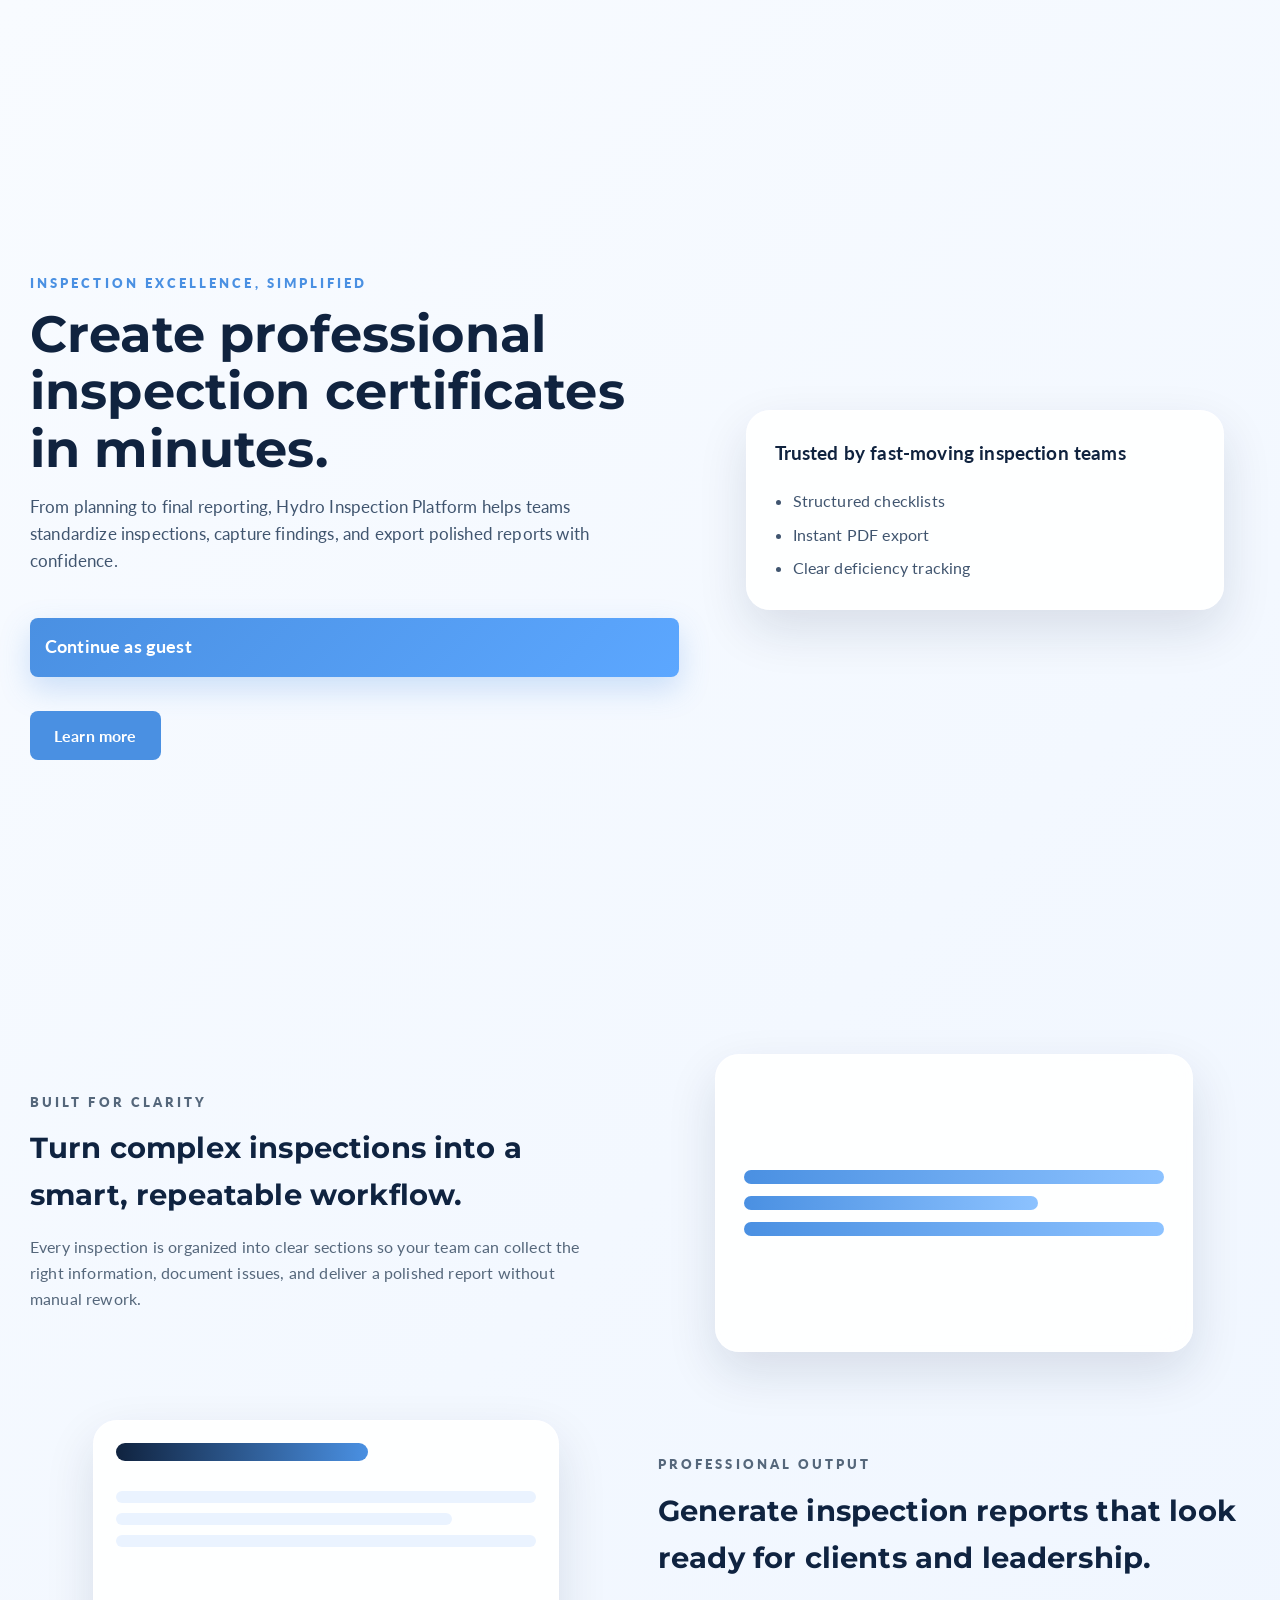
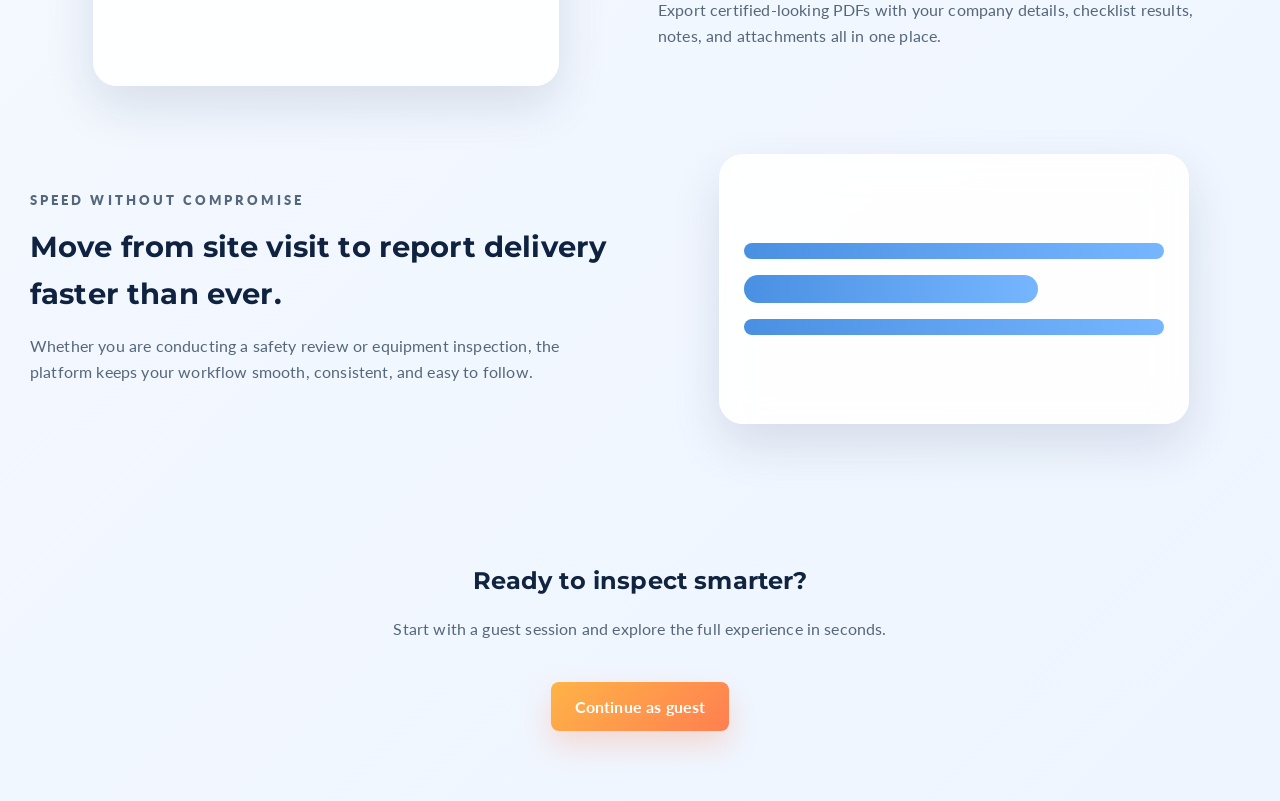
<file: index.html>
<!DOCTYPE html>
<html lang="en">
<head>
    <meta charset="UTF-8">
    <meta name="viewport" content="width=device-width, initial-scale=1.0">
    <link rel="preconnect" href="https://fonts.googleapis.com">
    <link rel="preconnect" href="https://fonts.gstatic.com" crossorigin>
    <link href="https://fonts.googleapis.com/css2?family=Lato:wght@400;700&family=Montserrat:wght@600;700&display=swap" rel="stylesheet">
    <title>Hydro Inspection Platform</title>
    <link rel="stylesheet" href="css/style.css">
</head>
<body class="landing-page">
    <header class="hero">
        <div class="hero-content">
            <p class="eyebrow">Inspection Excellence, Simplified</p>
            <h1>Create professional inspection certificates in minutes.</h1>
            <p class="hero-copy">From planning to final reporting, Hydro Inspection Platform helps teams standardize inspections, capture findings, and export polished reports with confidence.</p>
            <div class="hero-actions">
                <a href="app/dashboard.html" class="btn btn-primary">Continue as guest</a>
                <a href="app/about.html" class="btn btn-secondary">Learn more</a>
            </div>
        </div>
        <div class="hero-panel">
            <div class="hero-panel-card">
                <h3>Trusted by fast-moving inspection teams</h3>
                <ul>
                    <li>Structured checklists</li>
                    <li>Instant PDF export</li>
                    <li>Clear deficiency tracking</li>
                </ul>
            </div>
        </div>
    </header>

    <main class="marketing-sections">
        <section class="marketing-row">
            <div class="marketing-copy">
                <p class="eyebrow">Built for clarity</p>
                <h2>Turn complex inspections into a smart, repeatable workflow.</h2>
                <p>Every inspection is organized into clear sections so your team can collect the right information, document issues, and deliver a polished report without manual rework.</p>
            </div>
            <div class="marketing-visual">
                <div class="visual-card">
                    <div class="visual-line"></div>
                    <div class="visual-line short"></div>
                    <div class="visual-line"></div>
                </div>
            </div>
        </section>

        <section class="marketing-row reverse">
            <div class="marketing-copy">
                <p class="eyebrow">Professional output</p>
                <h2>Generate inspection reports that look ready for clients and leadership.</h2>
                <p>Export certified-looking PDFs with your company details, checklist results, notes, and attachments all in one place.</p>
            </div>
            <div class="marketing-visual">
                <div class="visual-card report-card">
                    <div class="report-header"></div>
                    <div class="report-body">
                        <div class="report-row"></div>
                        <div class="report-row short"></div>
                        <div class="report-row"></div>
                    </div>
                </div>
            </div>
        </section>

        <section class="marketing-row">
            <div class="marketing-copy">
                <p class="eyebrow">Speed without compromise</p>
                <h2>Move from site visit to report delivery faster than ever.</h2>
                <p>Whether you are conducting a safety review or equipment inspection, the platform keeps your workflow smooth, consistent, and easy to follow.</p>
            </div>
            <div class="marketing-visual">
                <div class="visual-card metrics-card">
                    <div class="metric-pill"></div>
                    <div class="metric-pill large"></div>
                    <div class="metric-pill"></div>
                </div>
            </div>
        </section>
    </main>

    <footer class="landing-footer">
        <h2>Ready to inspect smarter?</h2>
        <p>Start with a guest session and explore the full experience in seconds.</p>
        <a href="app/dashboard.html" class="btn btn-glow">Continue as guest</a>
    </footer>
</body>
</html>
</file>
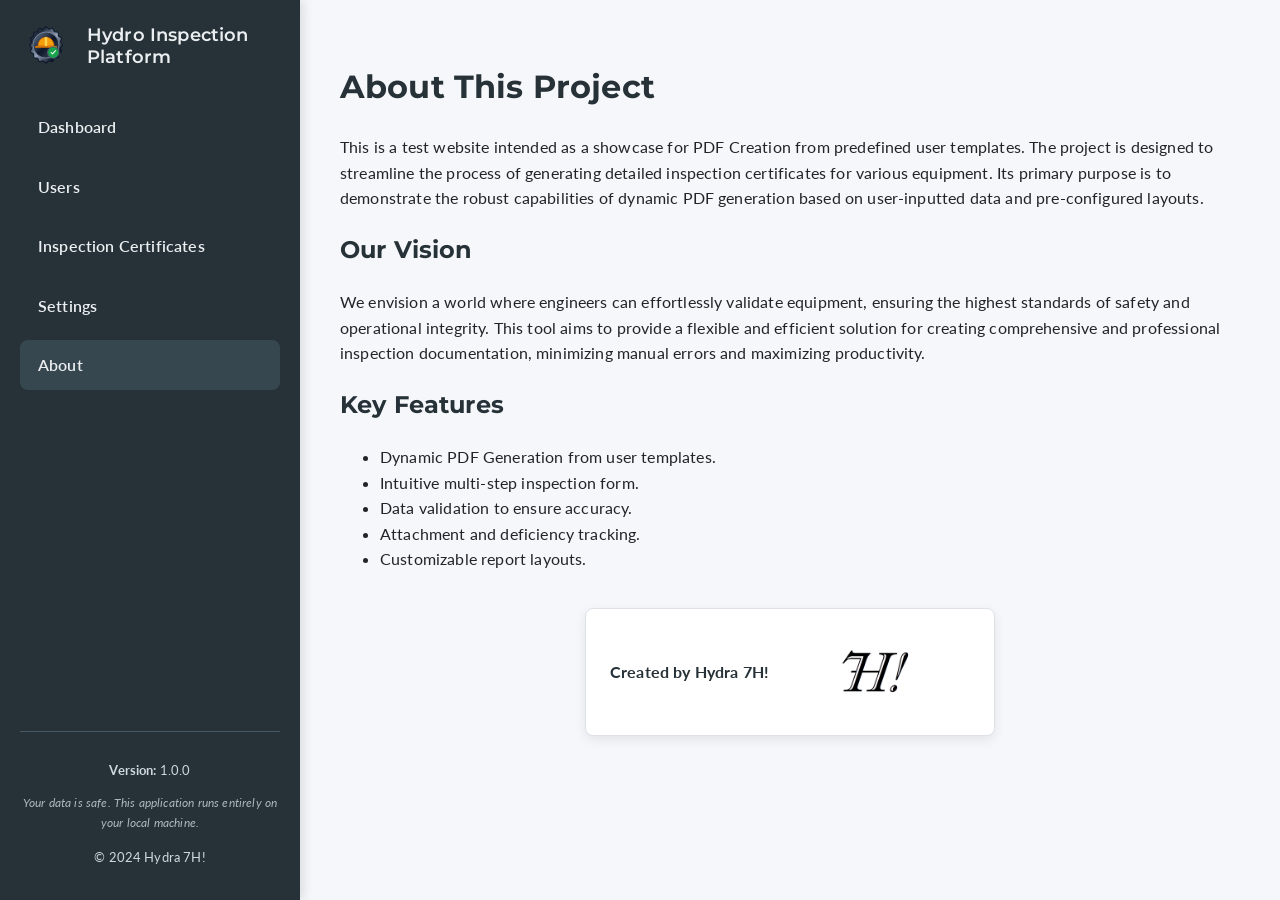
<file: app/about.html>
<!DOCTYPE html>
<html lang="en">
<head>
    <meta charset="UTF-8">
    <meta name="viewport" content="width=device-width, initial-scale=1.0">
    <link rel="preconnect" href="https://fonts.googleapis.com">
    <link rel="preconnect" href="https://fonts.gstatic.com" crossorigin>
    <link href="https://fonts.googleapis.com/css2?family=Lato:wght@400;700&family=Montserrat:wght@600;700&display=swap" rel="stylesheet">
    <title>About - Hydro Inspection Platform</title>
    <link rel="stylesheet" href="../css/style.css">
</head>
<body>
    <div class="dashboard-container">
        <div class="sidebar">
            <div class="sidebar-header">
                <img src="../assets/app_logo.svg" alt="Hydro Inspection Tool Logo" class="sidebar-logo">
                <h2>Hydro Inspection Platform</h2>
            </div>
            <ul class="sidebar-menu">
                <li><a href="dashboard.html">Dashboard</a></li>
                <li><a href="users.html">Users</a></li>
                <li><a href="inspection.html">Inspection Certificates</a></li>
                <li><a href="settings.html">Settings</a></li>
                <li><a href="about.html" class="active">About</a></li>
            </ul>
            <div class="sidebar-footer">
                <div class="sidebar-info">
                    <p><strong>Version:</strong> 1.0.0</p>
                    <p class="privacy-notice">Your data is safe. This application runs entirely on your local machine.</p>
                </div>
                <p>&copy; 2024 Hydra 7H!</p>
            </div>
        </div>
        <div class="main-content">
            <h1>About This Project</h1>
            <p>This is a test website intended as a showcase for PDF Creation from predefined user templates. The project is designed to streamline the process of generating detailed inspection certificates for various equipment. Its primary purpose is to demonstrate the robust capabilities of dynamic PDF generation based on user-inputted data and pre-configured layouts.</p>
            
            <h2>Our Vision</h2>
            <p>We envision a world where engineers can effortlessly validate equipment, ensuring the highest standards of safety and operational integrity. This tool aims to provide a flexible and efficient solution for creating comprehensive and professional inspection documentation, minimizing manual errors and maximizing productivity.</p>

            <h2>Key Features</h2>
            <ul>
                <li>Dynamic PDF Generation from user templates.</li>
                <li>Intuitive multi-step inspection form.</li>
                <li>Data validation to ensure accuracy.</li>
                <li>Attachment and deficiency tracking.</li>
                <li>Customizable report layouts.</li>
            </ul>

            <div class="about-creator">
                <p>Created by Hydra 7H!</p>
                <img src="../assets/7H!_logo.png" alt="Hydra 7H! Logo" class="about-page-logo">
            </div>
        </div>
    </div>
</body>
</html>
</file>
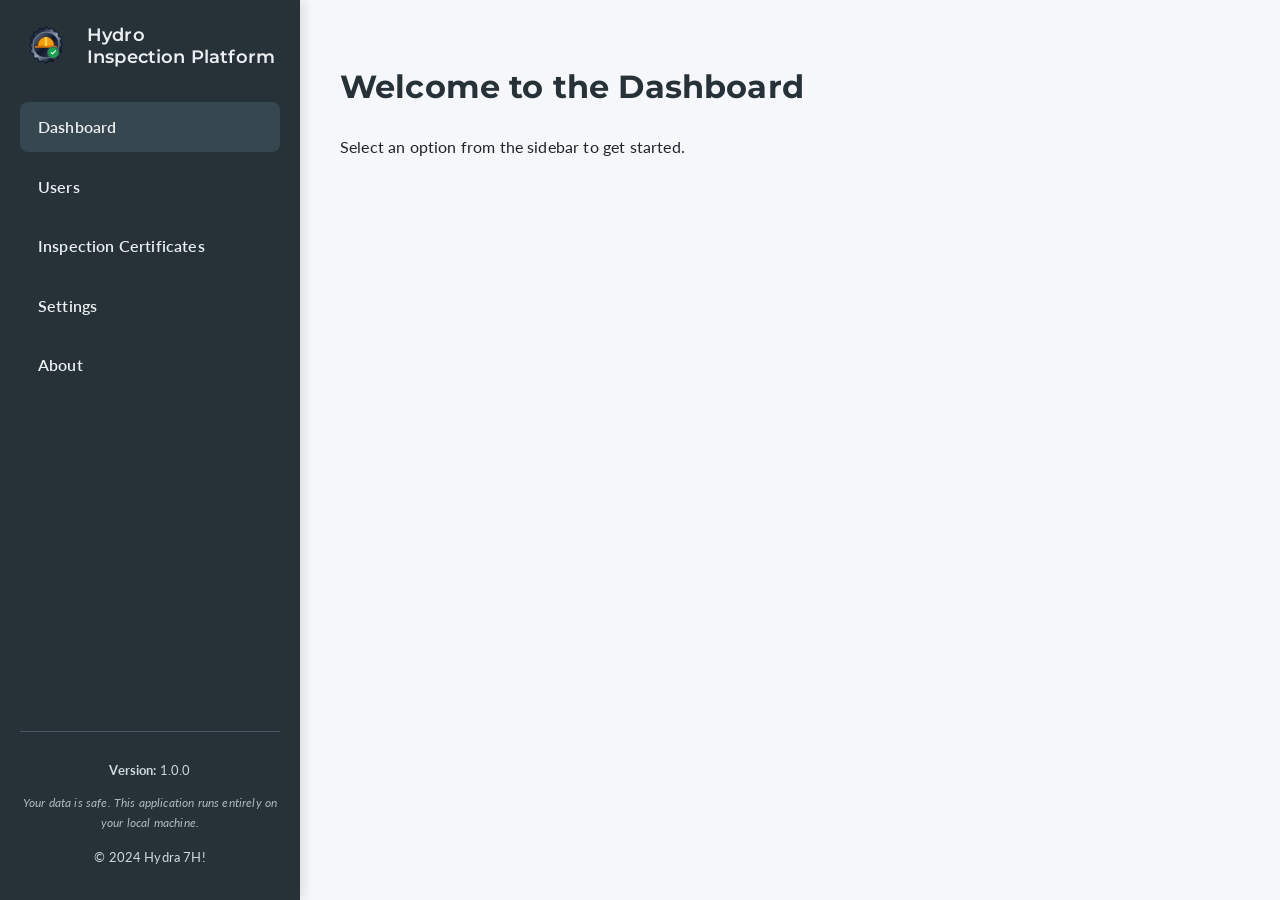
<file: app/dashboard.html>
<!DOCTYPE html>
<html lang="en">
<head>
    <meta charset="UTF-8">
    <meta name="viewport" content="width=device-width, initial-scale=1.0">
    <link rel="preconnect" href="https://fonts.googleapis.com">
    <link rel="preconnect" href="https://fonts.gstatic.com" crossorigin>
    <link href="https://fonts.googleapis.com/css2?family=Lato:wght@400;700&family=Montserrat:wght@600;700&display=swap" rel="stylesheet">
    <title>Dashboard - Hydro Inspection Platform</title>
    <link rel="stylesheet" href="../css/style.css">
</head>
<body>
    <div class="dashboard-container">
        <div class="main-content">
            <h1>Welcome to the Dashboard</h1>
            <p>Select an option from the sidebar to get started.</p>
        </div>
    </div>
    <script src="../js/main.js"></script>
</body>
</html>
</file>
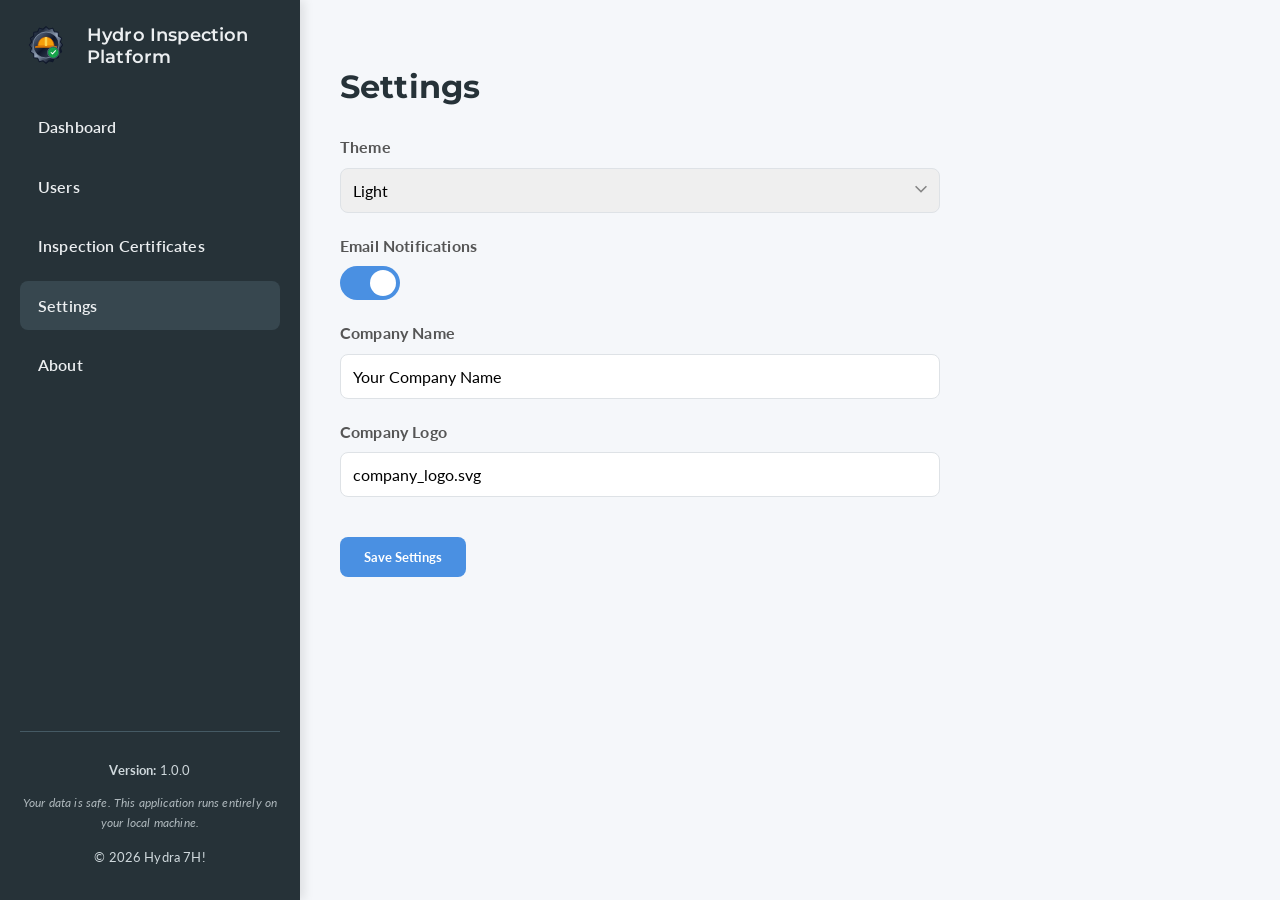
<file: app/settings.html>
<!DOCTYPE html>
<html lang="en">
<head>
    <meta charset="UTF-8">
    <meta name="viewport" content="width=device-width, initial-scale=1.0">
    <link rel="preconnect" href="https://fonts.googleapis.com">
    <link rel="preconnect" href="https://fonts.gstatic.com" crossorigin>
    <link href="https://fonts.googleapis.com/css2?family=Lato:wght@400;700&family=Montserrat:wght@600;700&display=swap" rel="stylesheet">
    <title>Settings - Hydro Inspection Platform</title>
    <link rel="stylesheet" href="../css/style.css">
</head>
<body>
    <div class="dashboard-container">
        <div class="sidebar">
            <div class="sidebar-header">
                <img src="../assets/app_logo.svg" alt="Hydro Inspection Tool Logo" class="sidebar-logo">
                <h2>Hydro Inspection Platform</h2>
            </div>
            <ul class="sidebar-menu">
                <li><a href="dashboard.html">Dashboard</a></li>
                <li><a href="users.html">Users</a></li>
                <li><a href="inspection.html">Inspection Certificates</a></li>
                <li><a href="settings.html" class="active">Settings</a></li>
                <li><a href="about.html">About</a></li>
            </ul>
            <div class="sidebar-footer">
                <div class="sidebar-info">
                    <p><strong>Version:</strong> 1.0.0</p>
                    <p class="privacy-notice">Your data is safe. This application runs entirely on your local machine.</p>
                </div>
                <p>&copy; 2026 Hydra 7H!</p>
            </div>
        </div>
        <div class="main-content">
            <h1>Settings</h1>
            <form id="settings-form">
                <div class="form-group">
                    <label for="theme">Theme</label>
                    <select id="theme" name="theme">
                        <option value="light">Light</option>
                        <option value="dark">Dark</option>
                    </select>
                </div>
                <div class="form-group">
                    <label for="email_notifications">Email Notifications</label>
                    <label class="switch">
                        <input type="checkbox" id="email_notifications" name="email_notifications" checked>
                        <span class="slider round"></span>
                    </label>
                </div>
                <div class="form-group">
                    <label for="company_name">Company Name</label>
                    <input type="text" id="company_name" name="company_name" value="Your Company Name">
                </div>
                <div class="form-group">
                    <label for="company_logo">Company Logo</label>
                    <input type="text" id="company_logo" name="company_logo" value="company_logo.svg" placeholder="company_logo.svg">
                </div>
                <div class="form-group">
                    <button type="submit" class="btn">Save Settings</button>
                </div>
            </form>
        </div>
    </div>
    <script>
        const SETTINGS_KEY = 'inspection_tool_settings';

        const loadSettings = () => {
            try {
                const saved = JSON.parse(localStorage.getItem(SETTINGS_KEY) || '{}');
                document.getElementById('company_name').value = saved.company_name || 'Your Company Name';
                document.getElementById('company_logo').value = saved.company_logo || 'company_logo.svg';
            } catch (error) {
                console.warn('Unable to load settings', error);
            }
        };

        document.addEventListener('DOMContentLoaded', loadSettings);

        document.getElementById('settings-form').addEventListener('submit', function(e) {
            e.preventDefault();
            const settings = {
                company_name: document.getElementById('company_name').value,
                company_logo: document.getElementById('company_logo').value
            };
            localStorage.setItem(SETTINGS_KEY, JSON.stringify(settings));
            alert('Settings saved!');
        });
    </script>
</body>
</html>
</file>
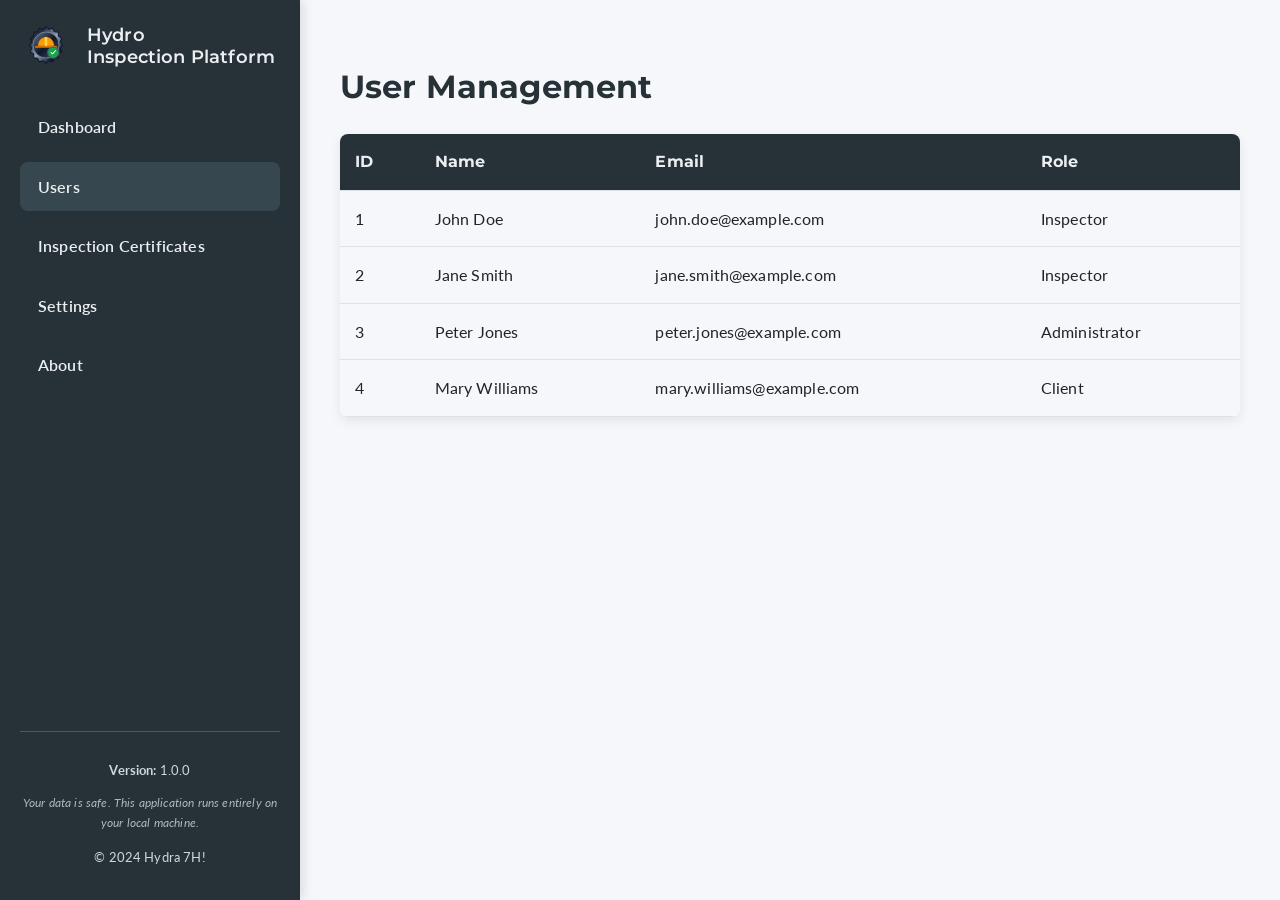
<file: app/users.html>
<!DOCTYPE html>
<html lang="en">
<head>
    <meta charset="UTF-8">
    <meta name="viewport" content="width=device-width, initial-scale=1.0">
    <link rel="preconnect" href="https://fonts.googleapis.com">
    <link rel="preconnect" href="https://fonts.gstatic.com" crossorigin>
    <link href="https://fonts.googleapis.com/css2?family=Lato:wght@400;700&family=Montserrat:wght@600;700&display=swap" rel="stylesheet">
    <title>Users - Hydro Inspection Platform</title>
    <link rel="stylesheet" href="../css/style.css">
</head>
<body>
    <div class="dashboard-container">
        <div class="main-content">
            <h1>User Management</h1>
            <div class="user-list">
                <table>
                    <thead>
                        <tr>
                            <th>ID</th>
                            <th>Name</th>
                            <th>Email</th>
                            <th>Role</th>
                        </tr>
                    </thead>
                    <tbody>
                        <tr>
                            <td>1</td>
                            <td>John Doe</td>
                            <td>john.doe@example.com</td>
                            <td>Inspector</td>
                        </tr>
                        <tr>
                            <td>2</td>
                            <td>Jane Smith</td>
                            <td>jane.smith@example.com</td>
                            <td>Inspector</td>
                        </tr>
                        <tr>
                            <td>3</td>
                            <td>Peter Jones</td>
                            <td>peter.jones@example.com</td>
                            <td>Administrator</td>
                        </tr>
                        <tr>
                            <td>4</td>
                            <td>Mary Williams</td>
                            <td>mary.williams@example.com</td>
                            <td>Client</td>
                        </tr>
                    </tbody>
                </table>
            </div>
        </div>
    </div>
    <script src="../js/main.js"></script>
</body>
</html>
</file>
<file: css/style.css>
:root {
    --primary-color: #4a90e2;
    --primary-hover-color: #357ABD;
    --dark-bg: #263238;
    --dark-bg-hover: #37474F;
    --light-bg: #f5f7fa;
    --text-dark: #212529;
    --text-light: #eceff1;
    --border-color: #dee2e6;
    --shadow: 0 4px 12px rgba(0, 0, 0, 0.08);
    --border-radius: 8px;
    --font-heading: 'Poppins', 'Montserrat', sans-serif;
    --font-body: 'Inter', 'Lato', sans-serif;
}

body {
    font-family: var(--font-body);
    margin: 0;
    background-color: var(--light-bg);
    color: var(--text-dark);
    line-height: 1.6;
    letter-spacing: 0.01em;
}

.landing-page {
    background: linear-gradient(135deg, #f8fbff 0%, #eef5ff 100%);
}

.hero {
    min-height: 100vh;
    display: grid;
    grid-template-columns: 1.1fr 0.9fr;
    align-items: center;
    gap: 40px;
    max-width: 1220px;
    margin: 0 auto;
    padding: 60px 24px 40px;
}

.hero-content h1 {
    font-size: clamp(2.2rem, 4vw, 3.6rem);
    line-height: 1.12;
    margin: 0 0 16px;
    color: #10233f;
}

.eyebrow {
    text-transform: uppercase;
    letter-spacing: 0.24em;
    font-size: 0.8rem;
    font-weight: 800;
    color: var(--primary-color);
    margin-bottom: 12px;
}

.hero-copy {
    font-size: 1.05rem;
    max-width: 620px;
    color: #40556f;
    margin-bottom: 24px;
}

.hero-actions {
    display: flex;
    flex-wrap: wrap;
    gap: 14px;
}

.btn-primary {
    background: linear-gradient(135deg, var(--primary-color), #5ca7ff);
    color: #fff;
    box-shadow: 0 12px 30px rgba(74, 144, 226, 0.25);
}

.btn-secondary {
    background: #fff;
    color: var(--primary-color);
    border: 1px solid #d7e7ff;
}

.btn-glow {
    background: linear-gradient(135deg, #ffb347, #ff7f50);
    color: #fff;
    box-shadow: 0 0 0 0 rgba(255, 127, 80, 0.4), 0 14px 30px rgba(255, 127, 80, 0.25);
    animation: pulseGlow 2s infinite;
}

.hero-panel {
    display: flex;
    justify-content: center;
}

.hero-panel-card,
.visual-card,
.report-card,
.metrics-card {
    background: rgba(255, 255, 255, 0.9);
    backdrop-filter: blur(16px);
    border: 1px solid rgba(255, 255, 255, 0.8);
    border-radius: 24px;
    box-shadow: 0 20px 50px rgba(16, 35, 63, 0.12);
}

.hero-panel-card {
    width: min(100%, 420px);
    padding: 28px;
}

.hero-panel-card h3 {
    margin-top: 0;
    color: #10233f;
}

.hero-panel-card ul {
    margin: 0;
    padding-left: 18px;
    color: #40556f;
}

.hero-panel-card li + li {
    margin-top: 8px;
}

.marketing-sections {
    max-width: 1220px;
    margin: 0 auto;
    padding: 20px 24px 60px;
}

.marketing-row {
    display: grid;
    grid-template-columns: 1fr 1fr;
    gap: 36px;
    align-items: center;
    padding: 34px 0;
}

.marketing-row.reverse {
    direction: rtl;
}

.marketing-row.reverse > * {
    direction: ltr;
}

.marketing-copy h2 {
    font-size: clamp(1.5rem, 2.3vw, 2.2rem);
    margin: 0 0 12px;
    color: #0f2340;
}

.marketing-copy p {
    color: #55677b;
    max-width: 560px;
}

.marketing-visual {
    display: flex;
    justify-content: center;
}

.visual-card {
    width: min(100%, 420px);
    min-height: 240px;
    padding: 28px;
    display: flex;
    flex-direction: column;
    justify-content: center;
    gap: 12px;
}

.visual-line {
    height: 14px;
    border-radius: 999px;
    background: linear-gradient(90deg, #4a90e2, #8cc2ff);
}

.visual-line.short {
    width: 70%;
}

.report-card {
    padding: 22px;
    min-height: 220px;
    justify-content: flex-start;
}

.report-header {
    height: 18px;
    width: 60%;
    border-radius: 999px;
    background: linear-gradient(90deg, #10233f, #4a90e2);
    margin-bottom: 18px;
}

.report-body {
    display: grid;
    gap: 10px;
}

.report-row {
    height: 12px;
    border-radius: 999px;
    background: #eaf3ff;
}

.report-row.short {
    width: 80%;
}

.metrics-card {
    min-height: 220px;
    padding: 24px;
    justify-content: center;
    gap: 16px;
}

.metric-pill {
    height: 16px;
    border-radius: 999px;
    background: linear-gradient(90deg, #4a90e2, #76b6ff);
}

.metric-pill.large {
    height: 28px;
    width: 70%;
}

.landing-footer {
    text-align: center;
    padding: 24px 24px 70px;
}

.landing-footer h2 {
    margin-bottom: 8px;
    color: #10233f;
}

.landing-footer p {
    color: #55677b;
    margin-bottom: 20px;
}

@keyframes pulseGlow {
    0%, 100% { box-shadow: 0 0 0 0 rgba(255, 127, 80, 0.4), 0 14px 30px rgba(255, 127, 80, 0.25); }
    50% { box-shadow: 0 0 20px 8px rgba(255, 127, 80, 0.2), 0 18px 34px rgba(255, 127, 80, 0.3); }
}

@media (max-width: 900px) {
    .hero,
    .marketing-row {
        grid-template-columns: 1fr;
    }

    .hero {
        text-align: center;
    }

    .hero-actions {
        justify-content: center;
    }
}

h1, h2 {
    font-family: var(--font-heading);
    color: var(--dark-bg);
    font-weight: 700;
}

.btn {
    display: inline-block;
    padding: 12px 24px;
    margin-top: 20px;
    background-color: var(--primary-color);
    color: #fff;
    text-decoration: none;
    border-radius: var(--border-radius);
    transition: all 0.3s ease;
    font-weight: 700;
    border: none;
    cursor: pointer;
    font-family: var(--font-body);
}

.btn:hover {
    background-color: var(--primary-hover-color);
    transform: translateY(-2px);
    box-shadow: 0 6px 16px rgba(0,0,0,0.12);
}

.btn:disabled {
    opacity: 0.6;
    cursor: not-allowed;
    transform: none;
    box-shadow: none;
}

.dashboard-container {
    display: flex;
    min-height: 100vh;
}

.sidebar {
    width: 260px;
    background-color: var(--dark-bg);
    color: var(--text-light);
    padding: 20px;
    flex-shrink: 0;
    box-shadow: 4px 0 10px rgba(0,0,0,0.1);
    display: flex;
    flex-direction: column;
}

.sidebar-header {
    display: flex;
    align-items: center;
    margin-bottom: 30px;
}

.sidebar-logo {
    max-width: 52px;
    height: auto;
    margin-right: 15px;
}

.sidebar-header h2 {
    color: var(--text-light);
    font-size: 1.1rem;
    line-height: 1.25;
    margin: 0;
    font-weight: 600;
}

.sidebar-menu {
    list-style-type: none;
    padding: 0;
    margin: 0;
    flex-grow: 1;
}

.sidebar-menu li a {
    color: var(--text-light);
    text-decoration: none;
    display: block;
    padding: 12px 18px;
    border-radius: var(--border-radius);
    margin-bottom: 10px;
    transition: background-color 0.2s ease-in-out;
    font-weight: 600;
}

.sidebar-menu li a:hover,
.sidebar-menu li a.active {
    background-color: var(--dark-bg-hover);
}

.sidebar-footer {
    border-top: 1px solid #455A64;
    padding-top: 15px;
    margin-top: 20px;
    font-size: 0.8rem;
    color: #CFD8DC;
    text-align: center;
}

.sidebar-info {
    margin-bottom: 15px;
}

.privacy-notice {
    font-style: italic;
    font-size: 0.75rem;
    opacity: 0.8;
}

.main-content {
    flex-grow: 1;
    padding: 40px;
    overflow-y: auto;
}

.about-creator {
    display: flex;
    align-items: center;
    justify-content: center;
    gap: 12px;
    margin-top: 36px;
    padding: 18px 24px;
    border: 1px solid var(--border-color);
    border-radius: var(--border-radius);
    background-color: #ffffff;
    box-shadow: var(--shadow);
    max-width: 360px;
    margin-left: auto;
    margin-right: auto;
}

.about-creator p {
    margin: 0;
    font-weight: 700;
    color: var(--dark-bg);
}

.about-page-logo {
    width: 72px;
    height: auto;
    display: block;
}

/* Form Styling */
#inspection-form, #settings-form {
    max-width: 600px;
    margin: 20px 0;
    text-align: left;
}

.form-group {
    margin-bottom: 20px;
}

.form-group label {
    display: block;
    margin-bottom: 8px;
    font-weight: 700;
    color: #555;
}

.form-group input[type="text"],
.form-group input[type="date"],
.form-group textarea {
    width: 100%;
    padding: 12px;
    border: 1px solid var(--border-color);
    border-radius: var(--border-radius);
    font-family: var(--font-body);
    font-size: 1rem;
    transition: border-color 0.2s, box-shadow 0.2s;
    box-sizing: border-box;
    -webkit-appearance: none;
    -moz-appearance: none;
    appearance: none;
}

.form-group select {
    width: 100%;
    padding: 12px;
    border: 1px solid var(--border-color);
    border-radius: var(--border-radius);
    font-family: var(--font-body);
    font-size: 1rem;
    transition: border-color 0.2s, box-shadow 0.2s;
    box-sizing: border-box;
    -webkit-appearance: none;
    -moz-appearance: none;
    appearance: none;
    background-image: url("data:image/svg+xml,%3Csvg xmlns='http://www.w3.org/2000/svg' width='12' height='12' fill='%23888'%3E%3Cpath d='M6 8.825L0 2.825l1.175-1.175L6 6.475 10.825 1.65 12 2.825z'/%3E%3C/svg%3E");
    background-repeat: no-repeat;
    background-position: right 12px center;
}

.form-group input[type="text"]:focus,
.form-group input[type="date"]:focus,
.form-group textarea:focus,
.form-group select:focus {
    outline: none;
    border-color: var(--primary-color);
    box-shadow: 0 0 0 3px rgba(74, 144, 226, 0.25);
}

.btn.btn-primary {
    width: 100%;
    padding: 15px;
    font-size: 1.1rem;
}

/* Tab Navigation */
.tab-nav {
    display: flex;
    margin-bottom: 20px;
    border-bottom: 2px solid var(--border-color);
}

.tab-nav-btn {
    padding: 10px 20px;
    cursor: pointer;
    background: none;
    border: none;
    font-size: 1rem;
    font-weight: 600;
    color: #888;
    position: relative;
    top: 2px;
    border-bottom: 2px solid transparent;
}

.tab-nav-btn.active {
    color: var(--primary-color);
    border-bottom-color: var(--primary-color);
}

.tab-content {
    display: none;
    padding: 20px;
    border: 1px solid var(--border-color);
    border-top: none;
    border-radius: 0 0 var(--border-radius) var(--border-radius);
}

.tab-content.active {
    display: block;
}

/* Checklist Styling */
.checklist-group {
    margin-bottom: 24px;
}

.checklist-group h3 {
    font-size: 1.05rem;
    color: var(--dark-bg);
    border-bottom: 1px solid var(--border-color);
    padding-bottom: 8px;
    margin-bottom: 8px;
}

.checklist-item {
    display: flex;
    justify-content: space-between;
    align-items: center;
    gap: 12px;
    padding: 6px 0;
    border-bottom: 1px solid #f1f3f5;
    margin-bottom: 2px;
}

.checklist-item:last-child {
    border-bottom: none;
}

.checklist-item:hover {
    background-color: #f8f9fa;
}

.checklist-item-desc {
    flex: 1;
    color: #333;
    font-size: 0.95rem;
    line-height: 1.35;
}

.checklist-item-opts {
    display: flex;
    flex-wrap: wrap;
    gap: 8px;
    justify-content: flex-end;
    align-items: center;
}

.checklist-option {
    display: inline-flex;
    align-items: center;
    gap: 6px;
    padding: 4px 8px;
    border-radius: 999px;
    border: 1px solid #e6e8ec;
    background-color: #f8f9fa;
    cursor: pointer;
    font-size: 0.85rem;
    font-weight: 600;
    color: #4a5568;
    white-space: nowrap;
}

.checklist-option input {
    position: absolute;
    opacity: 0;
    pointer-events: none;
}

.checklist-option-icon {
    display: inline-flex;
    align-items: center;
    justify-content: center;
    color: #8a97a8;
}

.checklist-option-icon svg {
    width: 14px;
    height: 14px;
    fill: currentColor;
}

.checklist-option.pass input:checked ~ .checklist-option-icon,
.checklist-option.pass input:checked ~ .checklist-option-text {
    color: #2f855a;
}

.checklist-option.fail input:checked ~ .checklist-option-icon,
.checklist-option.fail input:checked ~ .checklist-option-text {
    color: #c53030;
}

.checklist-option.na input:checked ~ .checklist-option-icon,
.checklist-option.na input:checked ~ .checklist-option-text {
    color: #4a5568;
}

.deficiency-row {
    display: flex;
    align-items: flex-end;
    gap: 10px;
    margin-bottom: 15px;
    border-bottom: 1px solid var(--border-color);
    padding-bottom: 15px;
}

.deficiency-row .form-group {
    flex-grow: 1;
    margin-bottom: 0;
}

.btn-danger {
    background-color: #e24a4a;
}

.btn-danger:hover {
    background-color: #c93030;
}

.attachments-preview {
    display: grid;
    grid-template-columns: repeat(auto-fill, minmax(150px, 1fr));
    gap: 15px;
    margin-top: 15px;
}

.attachment-preview-item {
    border: 1px solid var(--border-color);
    border-radius: var(--border-radius);
    padding: 10px;
    text-align: center;
}

.attachment-preview-item img {
    max-width: 100%;
    height: auto;
    border-radius: var(--border-radius);
    margin-bottom: 10px;
}

.attachment-preview-item input {
    width: 100%;
    box-sizing: border-box;
}

/* User List Table */
.user-list table {
    width: 100%;
    border-collapse: collapse;
    margin-top: 20px;
    box-shadow: var(--shadow);
    border-radius: var(--border-radius);
    overflow: hidden;
}

.user-list th,
.user-list td {
    padding: 15px;
    text-align: left;
    border-bottom: 1px solid var(--border-color);
}

.user-list thead {
    background-color: var(--dark-bg);
    color: var(--text-light);
    font-family: var(--font-heading);
}

.user-list tbody tr:nth-child(even) {
    background-color: var(--light-bg);
}

.user-list tbody tr:hover {
    background-color: #e9ecef;
}

/* Toggle Switch */
.switch {
  position: relative;
  display: inline-block;
  width: 60px;
  height: 34px;
}

.switch input {
  opacity: 0;
  width: 0;
  height: 0;
}

.slider {
  position: absolute;
  cursor: pointer;
  top: 0;
  left: 0;
  right: 0;
  bottom: 0;
  background-color: #ccc;
  -webkit-transition: .4s;
  transition: .4s;
}

.slider:before {
  position: absolute;
  content: "";
  height: 26px;
  width: 26px;
  left: 4px;
  bottom: 4px;
  background-color: white;
  -webkit-transition: .4s;
  transition: .4s;
}

input:checked + .slider {
  background-color: var(--primary-color);
}

input:focus + .slider {
  box-shadow: 0 0 1px var(--primary-color);
}

input:checked + .slider:before {
  -webkit-transform: translateX(26px);
  -ms-transform: translateX(26px);
  transform: translateX(26px);
}

.slider.round {
  border-radius: 34px;
}

.slider.round:before {
  border-radius: 50%;
}

.about-page-logo {
    max-width: 100px;
    height: auto;
    margin: 20px auto;
    display: block;
}
</file>
